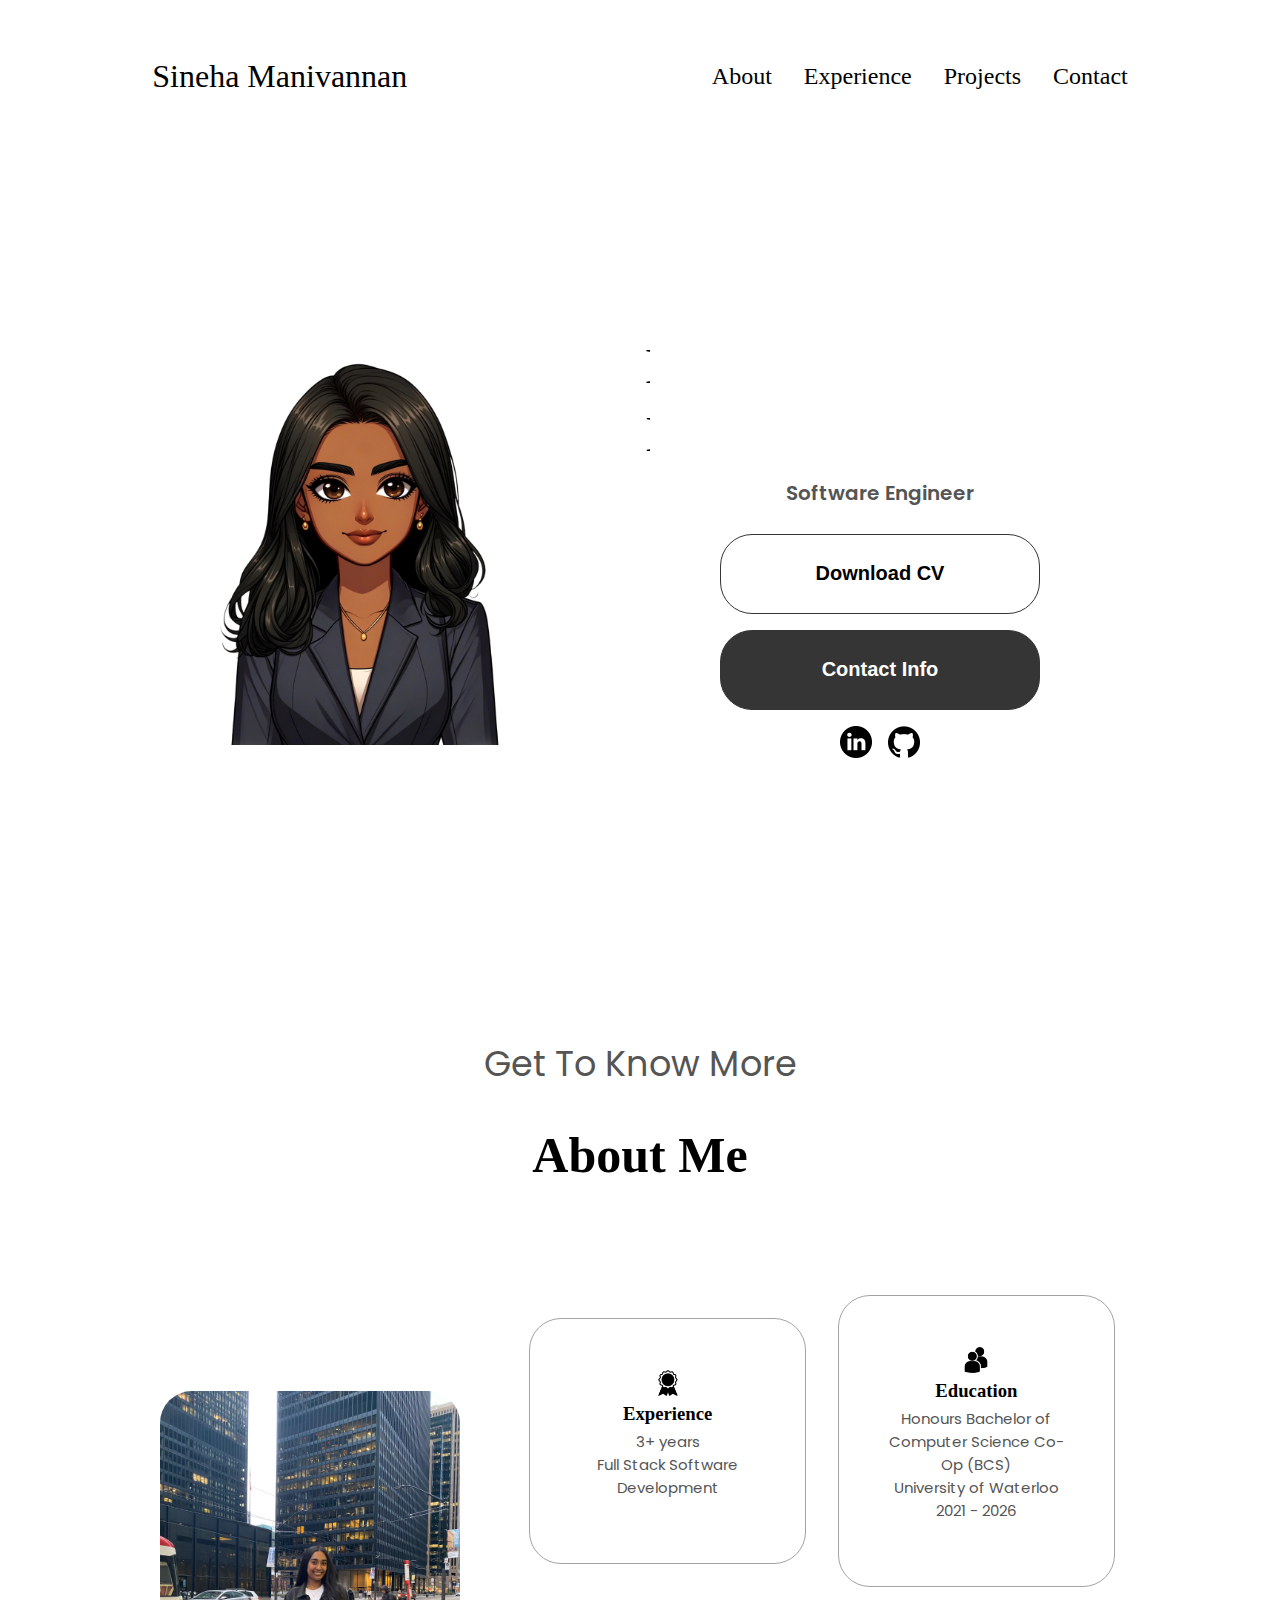
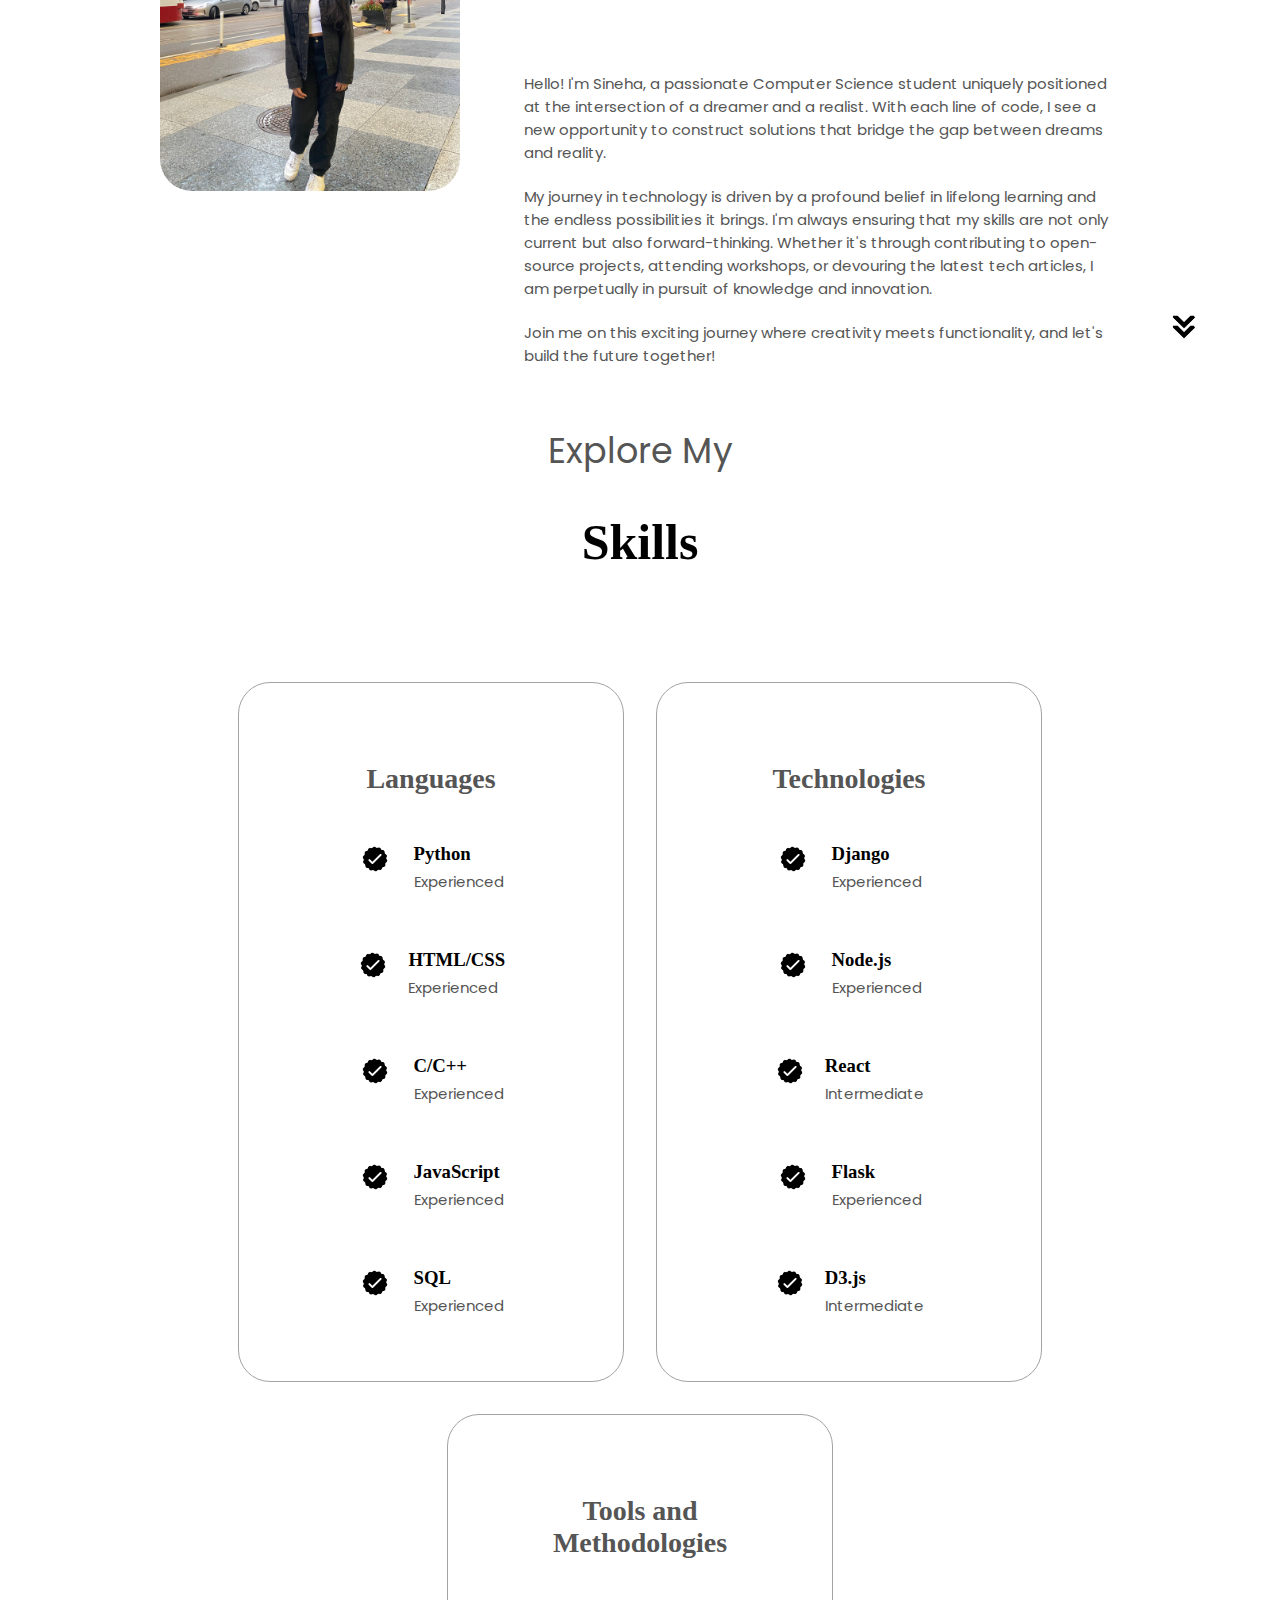
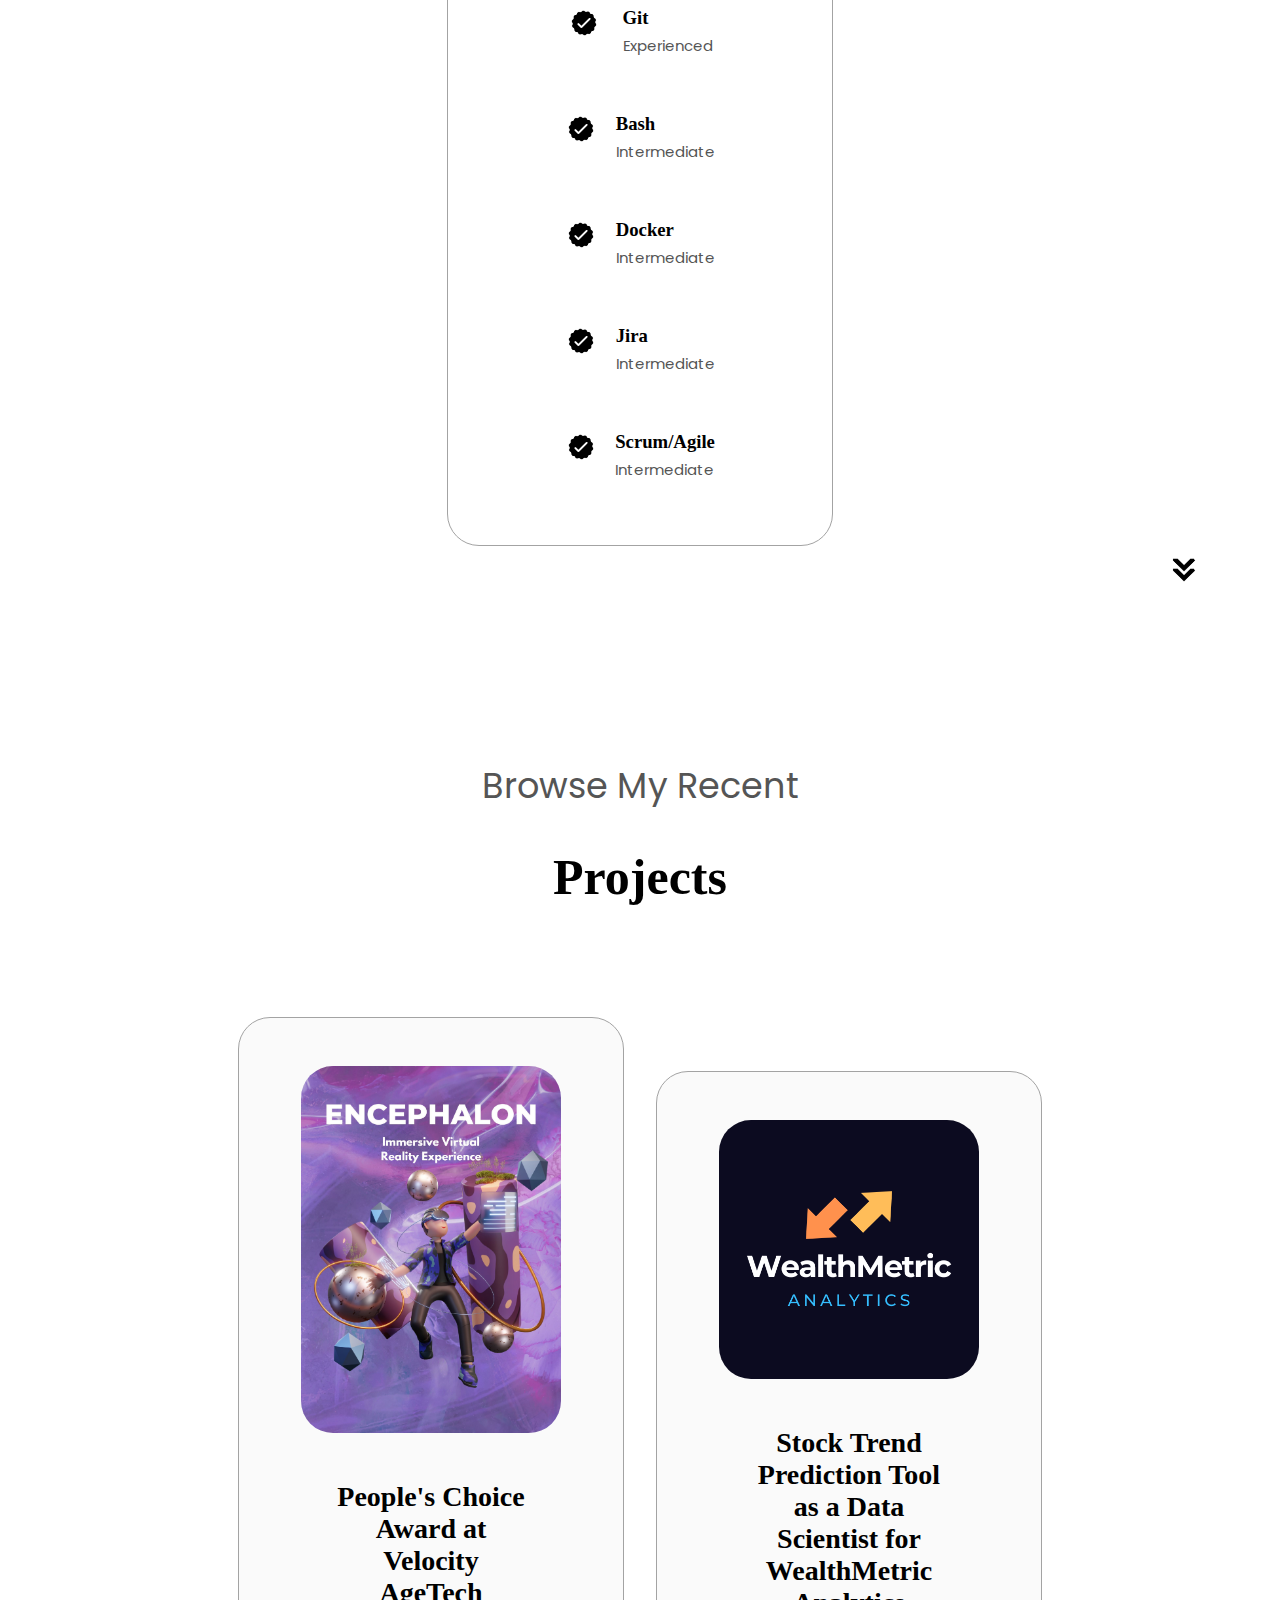
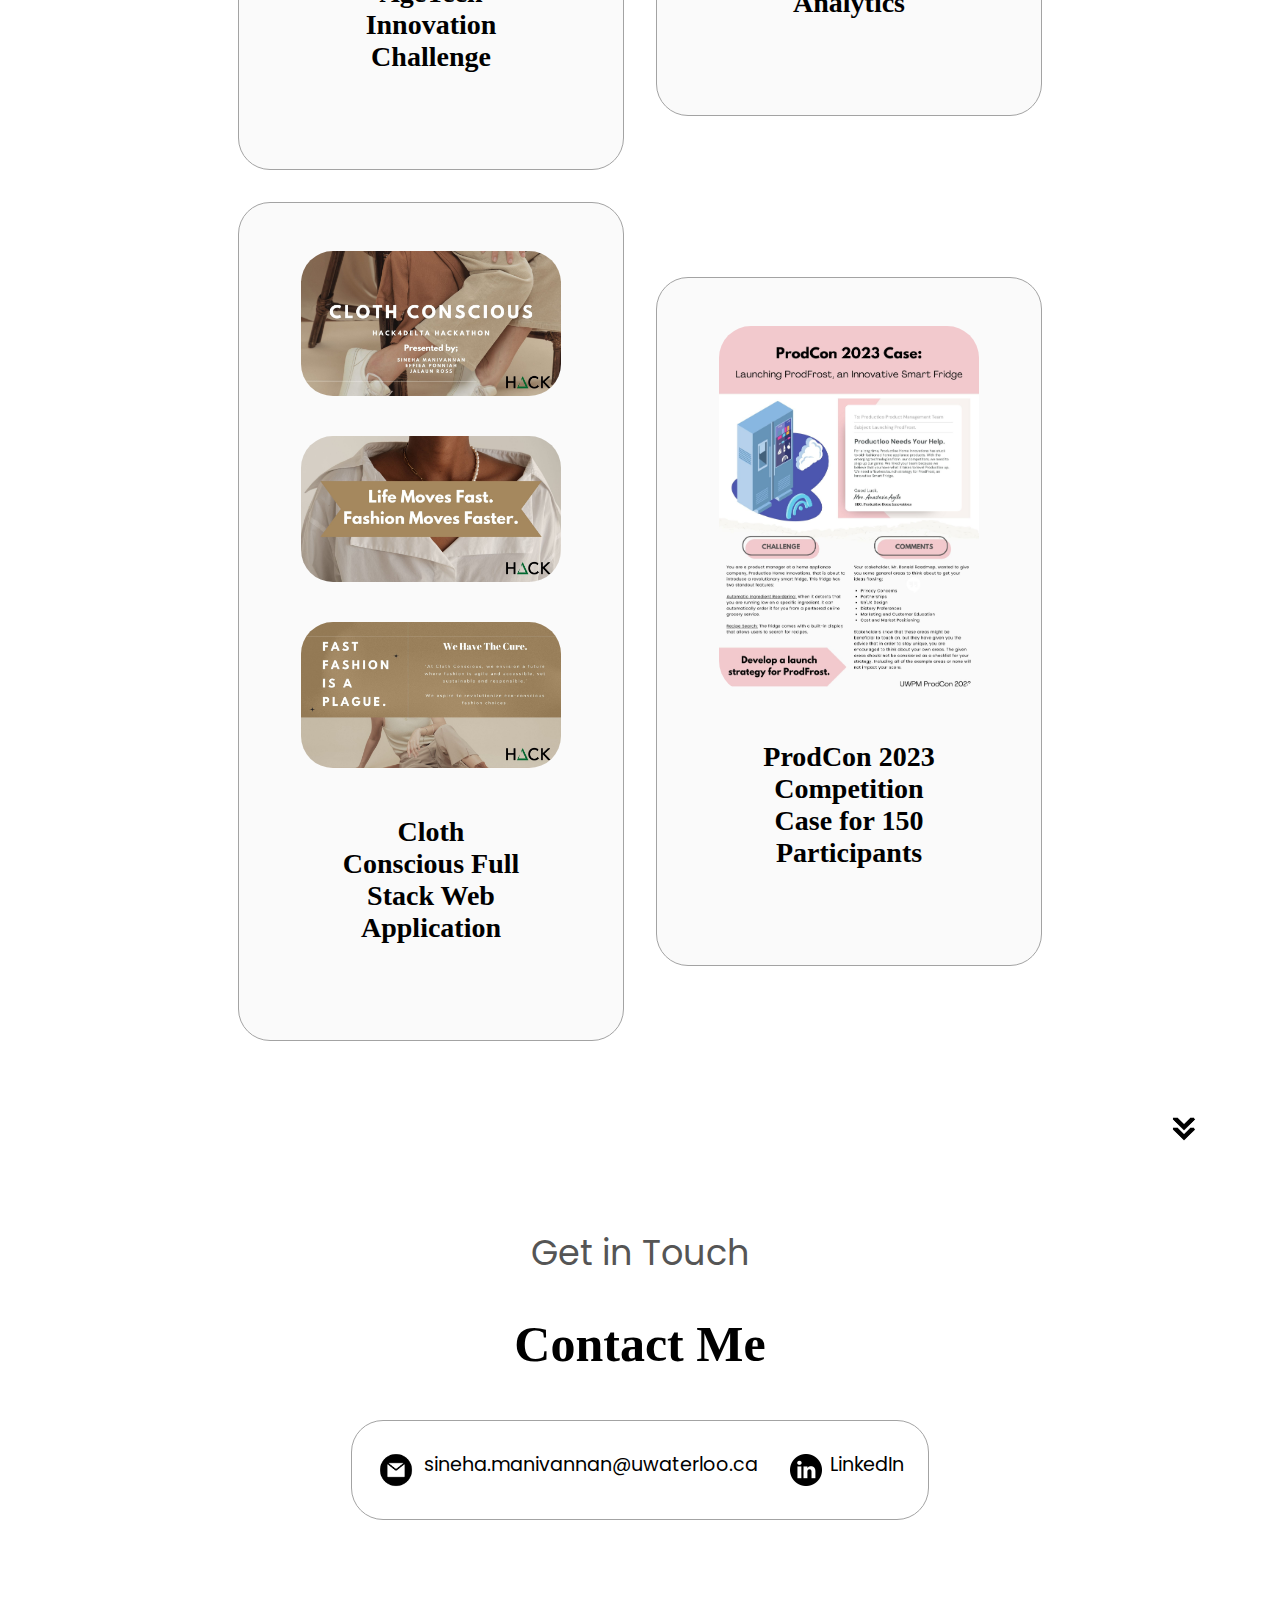
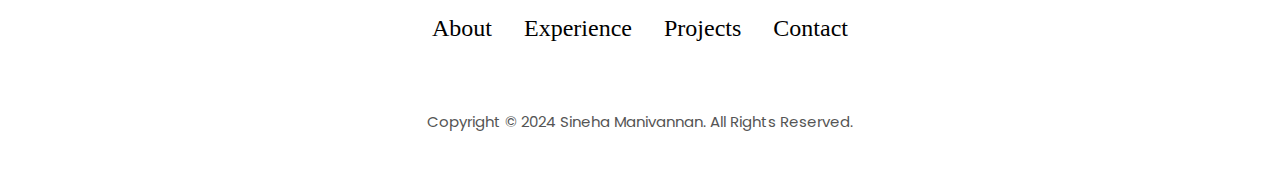
<file: index.html>
<!DOCTYPE html>
<html lang="en">
  <head>
    <meta charset="UTF-8" />
    <meta http-equiv="X-UA-Compatible" content="IE=edge" />
    <meta name="viewport" content="width=device-width, initial-scale=1.0" />
    <title>Sineha Manivannan</title>
    <link rel="stylesheet" href="styles.css" />
    <link rel="stylesheet" href="mediaqueries.css" />
  </head>
  <body>
    <nav id="desktop-nav">
      <div class="logo">Sineha Manivannan</div>

      <div>
        <ul class="nav-links">
          <li><a href="#about">About</a></li>
          <li><a href="#experience">Experience</a></li>
          <li><a href="#projects">Projects</a></li>
          <li><a href="#contact">Contact</a></li>
        </ul>
      </div>
    </nav>
    <nav id="hamburger-nav">
      <div class="logo">Sineha Manivannan</div>
      <div class="hamburger-menu">
        <div class="hamburger-icon" onclick="toggleMenu()">
          <span></span>
          <span></span>
          <span></span>
        </div>
        <div class="menu-links">
          <li><a href="#about" onclick="toggleMenu()">About</a></li>
          <li><a href="#experience" onclick="toggleMenu()">Experience</a></li>
          <li><a href="#projects" onclick="toggleMenu()">Projects</a></li>
          <li><a href="#contact" onclick="toggleMenu()">Contact</a></li>
        </div>
      </div>
    </nav>
    <section id="profile">
      <div class="section__pic-container">
        <img src="./assets/sinm.png" alt="John Doe profile picture" />
      </div>
      <div class="section__text">
       <div class="typing">
    Hello,
</div>
<div class="typing" style="animation-delay: 2s;">
    I'm Sineha Manivannan
</div>

        <p class="section__text__p2">Software Engineer</p>
        <div class="btn-container">
          <button
            class="btn btn-color-2"
            onclick="window.open('./assets/SinehaManivannan.pdf')"
          >
            Download CV
          </button>
          <button class="btn btn-color-1" onclick="location.href='./#contact'">
            Contact Info
          </button>
        </div>
        <div id="socials-container">
          <img
            src="./assets/linkedin.png"
            alt="My LinkedIn profile"
            class="icon"
            onclick="location.href='https://www.linkedin.com/in/sineha-manivannan/'"
          />
          <img
            src="./assets/github.png"
            alt="My Github profile"
            class="icon"
            onclick="location.href='https://github.com/SinehaManivannan'"
          />
        </div>
      </div>
    </section>
    <section id="about">
      <p class="section__text__p1">Get To Know More</p>
      <h2 class="title">About Me</h2>
      <div class="section-container">
        <div class="section__pic-container">
          <img
            src="./assets/toronto.jpeg"
            alt="Profile picture"
            class="about-pic"
          />
        </div>
        <div class="about-details-container">
          <div class="about-containers">
            <div class="details-container">
              <img
                src="./assets/experience.png"
                alt="Experience icon"
                class="icon"
              />
              <h3> Experience </h3>
              <p>3+ years <br />Full Stack Software Development</p>
            </div>
            <div class="details-container">
              <img
                src="./assets/education.png"
                alt="Education icon"
                class="icon"
              />
              <h3>Education</h3>
              <p>Honours Bachelor of Computer Science Co-Op (BCS) <br />University of Waterloo<br />2021 - 2026</p>
            </div>
          </div>
          <div class="text-container">
            <p>
    Hello! I'm Sineha, a passionate Computer Science student uniquely positioned at the intersection of a dreamer and a realist. With each line of code, I see a new opportunity to construct solutions that bridge the gap between dreams and reality.
</p>
<p>
    My journey in technology is driven by a profound belief in lifelong learning and the endless possibilities it brings. I'm always ensuring that my skills are not only current but also forward-thinking. Whether it's through contributing to open-source projects, attending workshops, or devouring the latest tech articles, I am perpetually in pursuit of knowledge and innovation.
</p>
<p>
    Join me on this exciting journey where creativity meets functionality, and let's build the future together!
</p>
          </div>
        </div>
      </div>
      <img
        src="./assets/arrow.png"
        alt="Arrow icon"
        class="icon arrow"
        onclick="location.href='./#experience'"
      />
    </section>
    <section id="experience">
      <p class="section__text__p1">Explore My</p>
      <h1 class="title">Skills</h1>
      <div class="experience-details-container">
        <div class="about-containers">
          <div class="details-container">
            <h2 class="experience-sub-title">Languages</h2>
            <div class="article-container">
              <article>
                <img
                  src="./assets/checkmark.png"
                  alt="Experience icon"
                  class="icon"
                />
                <div>
                  <h3>Python</h3>
                  <p>Experienced</p>
                </div>
              </article>
              <article>
                <img
                  src="./assets/checkmark.png"
                  alt="Experience icon"
                  class="icon"
                />
                <div>
                  <h3>HTML/CSS</h3>
                  <p>Experienced</p>
                </div>
              </article>
              <article>
                <img
                  src="./assets/checkmark.png"
                  alt="Experience icon"
                  class="icon"
                />
                <div>
                  <h3>C/C++</h3>
                  <p>Experienced</p>
                </div>
              </article>
              <article>
                <img
                  src="./assets/checkmark.png"
                  alt="Experience icon"
                  class="icon"
                />
                <div>
                  <h3>JavaScript</h3>
                  <p>Experienced</p>
                </div>
              </article>
              <article>
                <img
                  src="./assets/checkmark.png"
                  alt="Experience icon"
                  class="icon"
                />
                <div>
                  <h3>SQL</h3>
                  <p>Experienced</p>
                </div>
              </article>


            </div>
          </div>
          <div class="details-container">
            <h2 class="experience-sub-title">Technologies</h2>
            <div class="article-container">
              <article>
                <img
                  src="./assets/checkmark.png"
                  alt="Experience icon"
                  class="icon"
                />
                <div>
                  <h3>Django</h3>
                  <p>Experienced</p>
                </div>
              </article>
              <article>
                <img
                  src="./assets/checkmark.png"
                  alt="Experience icon"
                  class="icon"
                />
                <div>
                  <h3>Node.js</h3>
                  <p>Experienced</p>
                </div>
              </article>
              <article>
                <img
                  src="./assets/checkmark.png"
                  alt="Experience icon"
                  class="icon"
                />
                <div>
                  <h3>React</h3>
                  <p>Intermediate</p>
                </div>
              </article>
              <article>
                <img
                  src="./assets/checkmark.png"
                  alt="Experience icon"
                  class="icon"
                />
                <div>
                  <h3>Flask</h3>
                  <p>Experienced</p>
                </div>
              </article>
              <article>
                <img
                  src="./assets/checkmark.png"
                  alt="Experience icon"
                  class="icon"
                />
                <div>
                  <h3>D3.js</h3>
                  <p>Intermediate</p>
                </div>
              </article>

            </div>
          </div>
          <div class="details-container">
            <h2 class="experience-sub-title">Tools and Methodologies</h2>
            <div class="article-container">
              <article>
                <img
                  src="./assets/checkmark.png"
                  alt="Experience icon"
                  class="icon"
                />
                <div>
                  <h3>Git</h3>
                  <p>Experienced</p>
                </div>
              </article>
              <article>
                <img
                  src="./assets/checkmark.png"
                  alt="Experience icon"
                  class="icon"
                />
                <div>
                  <h3>Bash</h3>
                  <p>Intermediate</p>
                </div>
              </article>
              <article>
                <img
                  src="./assets/checkmark.png"
                  alt="Experience icon"
                  class="icon"
                />
                <div>
                  <h3>Docker</h3>
                  <p>Intermediate</p>
                </div>
              </article>
              <article>
                <img
                  src="./assets/checkmark.png"
                  alt="Experience icon"
                  class="icon"
                />
                <div>
                  <h3>Jira</h3>
                  <p>Intermediate</p>
                </div>
              </article>
              <article>
                <img
                  src="./assets/checkmark.png"
                  alt="Experience icon"
                  class="icon"
                />
                <div>
                  <h3>Scrum/Agile</h3>
                  <p>Intermediate</p>
                </div>
              </article>
            </div>
          </div>
        </div>
      </div>
      <img
        src="./assets/arrow.png"
        alt="Arrow icon"
        class="icon arrow"
        onclick="location.href='./#projects'"
      />
    </section>
    <section id="projects">
      <p class="section__text__p1">Browse My Recent</p>
      <h1 class="title">Projects</h1>
      <div class="experience-details-container">
        <div class="about-containers">
          <div class="details-container color-container">
            <div class="article-container">
              <img
                src="./assets/ENCEPHALON.jpg"
                alt="Project 1"
                class="project-img"
              />
            </div>
            <h2 class="experience-sub-title project-title">People's Choice Award at Velocity AgeTech Innovation Challenge </h2>

          </div>
          <div class="details-container color-container">
            <div class="article-container">
              <img
                src="./assets/WealthMetric.png"
                alt="Project 1"
                class="project-img"
              />
            </div>
            <h2 class="experience-sub-title project-title"> Stock Trend Prediction Tool as a Data Scientist for WealthMetric Analytics</h2>

          </div>
          <div class="details-container color-container">
            <div class="article-container">
              <img
                src="./assets/1.jpg"
                alt="Project 2"
                class="project-img"
              />
              <img
                src="./assets/4.jpg"
                alt="Project 2"
                class="project-img"
              />
              <img
                src="./assets/3.jpg"
                alt="Project 2"
                class="project-img"
              />
            </div>
            <h2 class="experience-sub-title project-title">Cloth Conscious Full Stack Web Application</h2>

          </div>
          <div class="details-container color-container">
            <div class="article-container">
              <img
                src="./assets/prodcon.jpg"
                alt="Project 3"
                class="project-img"
              />
            </div>
            <h2 class="experience-sub-title project-title">ProdCon 2023 Competition Case for 150 Participants</h2>
           
          </div>
        </div>
      </div>
      <img
        src="./assets/arrow.png"
        alt="Arrow icon"
        class="icon arrow"
        onclick="location.href='./#contact'"
      />
    </section>
    <section id="contact">
      <p class="section__text__p1">Get in Touch</p>
      <h1 class="title">Contact Me</h1>
      <div class="contact-info-upper-container">
        <div class="contact-info-container">
          <img
            src="./assets/email.png"
            alt="Email icon"
            class="icon contact-icon email-icon"
          />
          <p><a href="mailto:sineha.manivannan@uwaterloo.ca">sineha.manivannan@uwaterloo.ca</a></p>
        </div>
        <div class="contact-info-container">
          <img
            src="./assets/linkedin.png"
            alt="LinkedIn icon"
            class="icon contact-icon"
          />
          <p><a href="https://www.linkedin.com">LinkedIn</a></p>
        </div>
      </div>
    </section>
    <footer>
      <nav>
        <div class="nav-links-container">
          <ul class="nav-links">
            <li><a href="#about">About</a></li>
            <li><a href="#experience">Experience</a></li>
            <li><a href="#projects">Projects</a></li>
            <li><a href="#contact">Contact</a></li>
          </ul>
        </div>
      </nav>
      <p>Copyright &#169; 2024 Sineha Manivannan. All Rights Reserved.</p>
    </footer>
    <script src="script.js"></script>
  </body>
</html>
</file>
<file: styles.css>
/* GENERAL */

@import url("https://fonts.googleapis.com/css2?family=Poppins:wght@300;400;500;600&display=swap");

.typing {
    width: 0;  /* Start with no visible content */
    white-space: nowrap;
    overflow: hidden;
    border-right: 3px solid transparent; /* Start with a transparent border */
    font-family: "Andale Mono";
    font-size: 50px;
  text-align: center;
  padding: 5px;

    animation: typing 2s steps(30) forwards, blink-cursor 2s step-end forwards;
}

@keyframes typing {
    from { width: 0 }
    to { width: 100% }  /* This will cover the full content width */
}

@keyframes blink-cursor {
    50% { border-right-color: black; }
}


* {
  margin: 0;
  padding: 0;
}

body {
  font-family: "Andale Mono";
  background-color: white;

}

html {
  scroll-behavior: smooth;
}

p {
  color: rgb(85, 85, 85);
  padding-top: 5px;
  margin-bottom: 16px;
  font-family: "Poppins", sans-serif;
  font-size: 15px;

}

/* TRANSITION */

a,
.btn {
  transition: all 300ms ease;
}

/* DESKTOP NAV */

nav,
.nav-links {
  display: flex;
}

nav {
  justify-content: space-around;
  align-items: center;
  height: 17vh;
}

.nav-links {
  gap: 2rem;
  list-style: none;
  font-size: 1.5rem;
}

a {
  color: black;
  text-decoration: none;
  text-decoration-color: white;
}

a:hover {
  color: grey;
  text-decoration: underline;
  text-underline-offset: 1rem;
  text-decoration-color: rgb(181, 181, 181);
}

.logo {
  font-size: 2rem;
}

.logo:hover {
  cursor: default;
}

/* HAMBURGER MENU */

#hamburger-nav {
  display: none;
}

.hamburger-menu {
  position: relative;
  display: inline-block;
}

.hamburger-icon {
  display: flex;
  flex-direction: column;
  justify-content: space-between;
  height: 24px;
  width: 30px;
  cursor: pointer;
}

.hamburger-icon span {
  width: 100%;
  height: 2px;
  background-color: black;
  transition: all 0.3 ease-in-out;
}

.menu-links {
  position: absolute;
  top: 100%;
  right: 0;
  background-color: white;
  width: fit-content;
  max-height: 0;
  overflow: hidden;
  transition: all 0.3 ease-in-out;
}

.menu-links a {
  display: block;
  padding: 10px;
  text-align: center;
  font-size: 1.5rem;
  color: black;
  text-decoration: none;
  transition: all 0.3 ease-in-out;
}

.menu-links li {
  list-style: none;
}

.menu-links.open {
  max-height: 300px;
}

.hamburger-icon.open span:first-child {
  transform: rotate(45deg) translate(10px, 5px);
}

.hamburger-icon.open span:nth-child(2) {
  opacity: 0;
}

.hamburger-icon.open span:last-child {
  transform: rotate(-45deg) translate(10px, -5px);
}

.hamburger-icon span:first-child {
  transform: none;
}

.hamburger-icon span:first-child {
  opacity: 1;
}

.hamburger-icon span:first-child {
  transform: none;
}

/* SECTIONS */

section {
  padding-top: 4vh;
  height: auto;
  margin: 0 10rem;
  box-sizing: border-box;
  min-height: fit-content;
}

.section-container {
  display: flex;
}

/* PROFILE SECTION */

#profile {
  display: flex;
  justify-content: center;
  gap: 5rem;
  height: 80vh;
}

.section__pic-container {
  display: flex;
  height: 400px;
  width: 400px;
  margin: auto 0;
}

.section__text {
  align-self: center;
  text-align: center;
}

.section__text p {
  font-weight: 600;
}

.section__text__p1 {
  text-align: center;
  font-size: 35px;
}

.section__text__p2 {
  font-size: 20px;
  margin-bottom: 1rem;
  padding: 10px;
}

.title {
  font-size: 50px;
  text-align: center;
  padding-top: 20px;
  padding-bottom: 15px;
}

#socials-container {
  display: flex;
  justify-content: center;
  margin-top: 1rem;
  gap: 1rem;
}

/* ICONS */

.icon {
  cursor: pointer;
  height: 2rem;
}

/* BUTTONS */

.btn-container {
  display: flex;
    flex-wrap: wrap;
  justify-content: center;
  gap: 1rem;
}

.btn {
  font-weight: 600;
  font-size: 20px;
  transition: all 300ms ease;
  padding:1rem;
  width: 20rem;
  height: 5rem;
  border-radius: 2rem;
}

.btn-color-1,
.btn-color-2 {
  border: rgb(53, 53, 53) 0.1rem solid;
}

.btn-color-1:hover,
.btn-color-2:hover {
  cursor: pointer;
}

.btn-color-1,
.btn-color-2:hover {
  background: rgb(53, 53, 53);
  color: white;
}

.btn-color-1:hover {
  background: rgb(0, 0, 0);
}

.btn-color-2 {
  background: none;
}

.btn-color-2:hover {
  border: rgb(255, 255, 255) 0.1rem solid;
}

.btn-container {
  gap: 1rem;
}

/* ABOUT SECTION */

#about {
  position: relative;
}

.about-containers {
  display: flex;
    flex-wrap: wrap;
  gap: 2rem;
  margin-bottom: 5rem;
  margin-top: 6rem;
  justify-content: center; /* Horizontally centers items */
  align-items: center; /* Vertically centers items */
}

.about-details-container {
  justify-content: center;
  flex-direction: column;
}

.about-containers,
.about-details-container {
  display: flex;
}

.about-pic {
  border-radius: 2rem;
}

.arrow {
  position: absolute;
  right: -5rem;
  bottom: 2.5rem;
}

.details-container-1 {
  align-content: space-evenly;
  padding: 3rem;
  max-width: 30%;
  flex: 2;
  background: white;
  border-radius: 2rem;
  border: rgb(53, 53, 53) 0.1rem solid;
  border-color: rgb(163, 163, 163);
  text-align: center;
}

.details-container {
  align-content: space-evenly;
  padding: 3rem;
  max-width: 30%;
  flex: 2;
  background: white;
  border-radius: 2rem;
  border: rgb(53, 53, 53) 0.1rem solid;
  border-color: rgb(163, 163, 163);
  text-align: center;
}

.section-container {
  gap: 4rem;
  height: 80%;
}

.section__pic-container {
  height: 400px;
  width: 400px;
  margin: auto 0;
}

/* EXPERIENCE SECTION */

#experience {
  position: relative;
  margin-bottom: 4rem;
}

.experience-sub-title {
  color: rgb(85, 85, 85);
  font-weight: 600;
  font-size: 1.75rem;
  margin-bottom: 1rem;
  padding: 2rem;
}

.experience-details-container {
  display: flex;
  align-content: space-evenly;
  justify-content: center;
  flex-direction: column;
}

.article-container {
  display: flex;
  text-align: initial;
  flex-wrap: wrap;
  flex-direction: row;
  gap: 2.5rem;
  justify-content: space-around;
}

article {
  display: flex;
  width: 10rem;
  justify-content: space-around;
  gap: 0.5rem;
}

article .icon {
  cursor: default;
}

/* PROJECTS SECTION */

#projects {
  position: relative;
  padding-top: 4rem;
  padding-bottom: 4rem;
}

.color-container {
  border-color: rgb(163, 163, 163);
  background: rgb(250, 250, 250);
}

.project-img {
  border-radius: 2rem;
  width: 90%;
  height: 90%;
}

.project-title {
  margin: 1rem;
  color: black;
}

.project-btn {
  color: black;
  border-color: rgb(163, 163, 163);
}

/* CONTACT */

#contact {
  display: flex;
  justify-content: center;
  flex-direction: column;
}

.contact-info-upper-container {
  display: flex;
  justify-content: center;
  border-radius: 2rem;
  border: rgb(53, 53, 53) 0.1rem solid;
  border-color: rgb(163, 163, 163);
  background: (250, 250, 250);
  margin: 2rem auto;
  padding: 0.5rem;
}

.contact-info-container {
  display: flex;
  align-items: center;
  justify-content: center;
  gap: 0.5rem;
  margin: 1rem;
}

.contact-info-container p {
  font-size: larger;
}

.contact-icon {
  cursor: default;
}

.email-icon {
  height: 2.5rem;
}

/* FOOTER SECTION */

footer {
  height: 26vh;
  margin: 0 1rem;
}

footer p {
  text-align: center;
}
</file>
<file: mediaqueries.css>
@media screen and (max-width: 1400px) {
  #profile {
    height: 83vh;
    margin-bottom: 6rem;
  }
  .about-containers {
    flex-wrap: wrap;
  }
  #contact,
  #projects {
    height: fit-content;
  }
}

@media screen and (max-width: 1200px) {
  #desktop-nav {
    display: none;
  }
  #hamburger-nav {
    display: flex;
  }
  #experience,
  .experience-details-container {
    margin-top: 2rem;
  }
  #profile,
  .section-container {
    display: block;
  }
  .arrow {
    display: none;
  }
  section,
  .section-container {
    height: fit-content;
  }
  section {
    margin: 0 5%;
  }
  .section__pic-container {
    width: 275px;
    height: 275px;
    margin: 0 auto 2rem;
  }
  .about-containers {
    margin-top: 0;
  }
}

@media screen and (max-width: 600px) {
  #contact,
  footer {
    height: 40vh;
  }
  #profile {
    height: 83vh;
    margin-bottom: 0;
  }
  article {
    font-size: 1rem;
  }
  footer nav {
    height: fit-content;
    margin-bottom: 2rem;
  }
  .about-containers,
  .contact-info-upper-container,
  .btn-container {
    flex-wrap: wrap;
  }
  .contact-info-container {
    margin: 0;
  }
  .contact-info-container p,
  .nav-links li a {
    font-size: 1rem;
  }
  .experience-sub-title {
    font-size: 1.25rem;
  }
  .logo {
    font-size: 1.5rem;
  }
  .nav-links {
    flex-direction: column;
    gap: 0.5rem;
    text-align: center;
  }
  .section__pic-container {
    width: auto;
    height: 46vw;
    justify-content: center;
  }
  .section__text__p2 {
    font-size: 1.25rem;
  }
  .title {
    font-size: 2rem;
  }
  .text-container {
    text-align: justify;
  }
}
</file>
